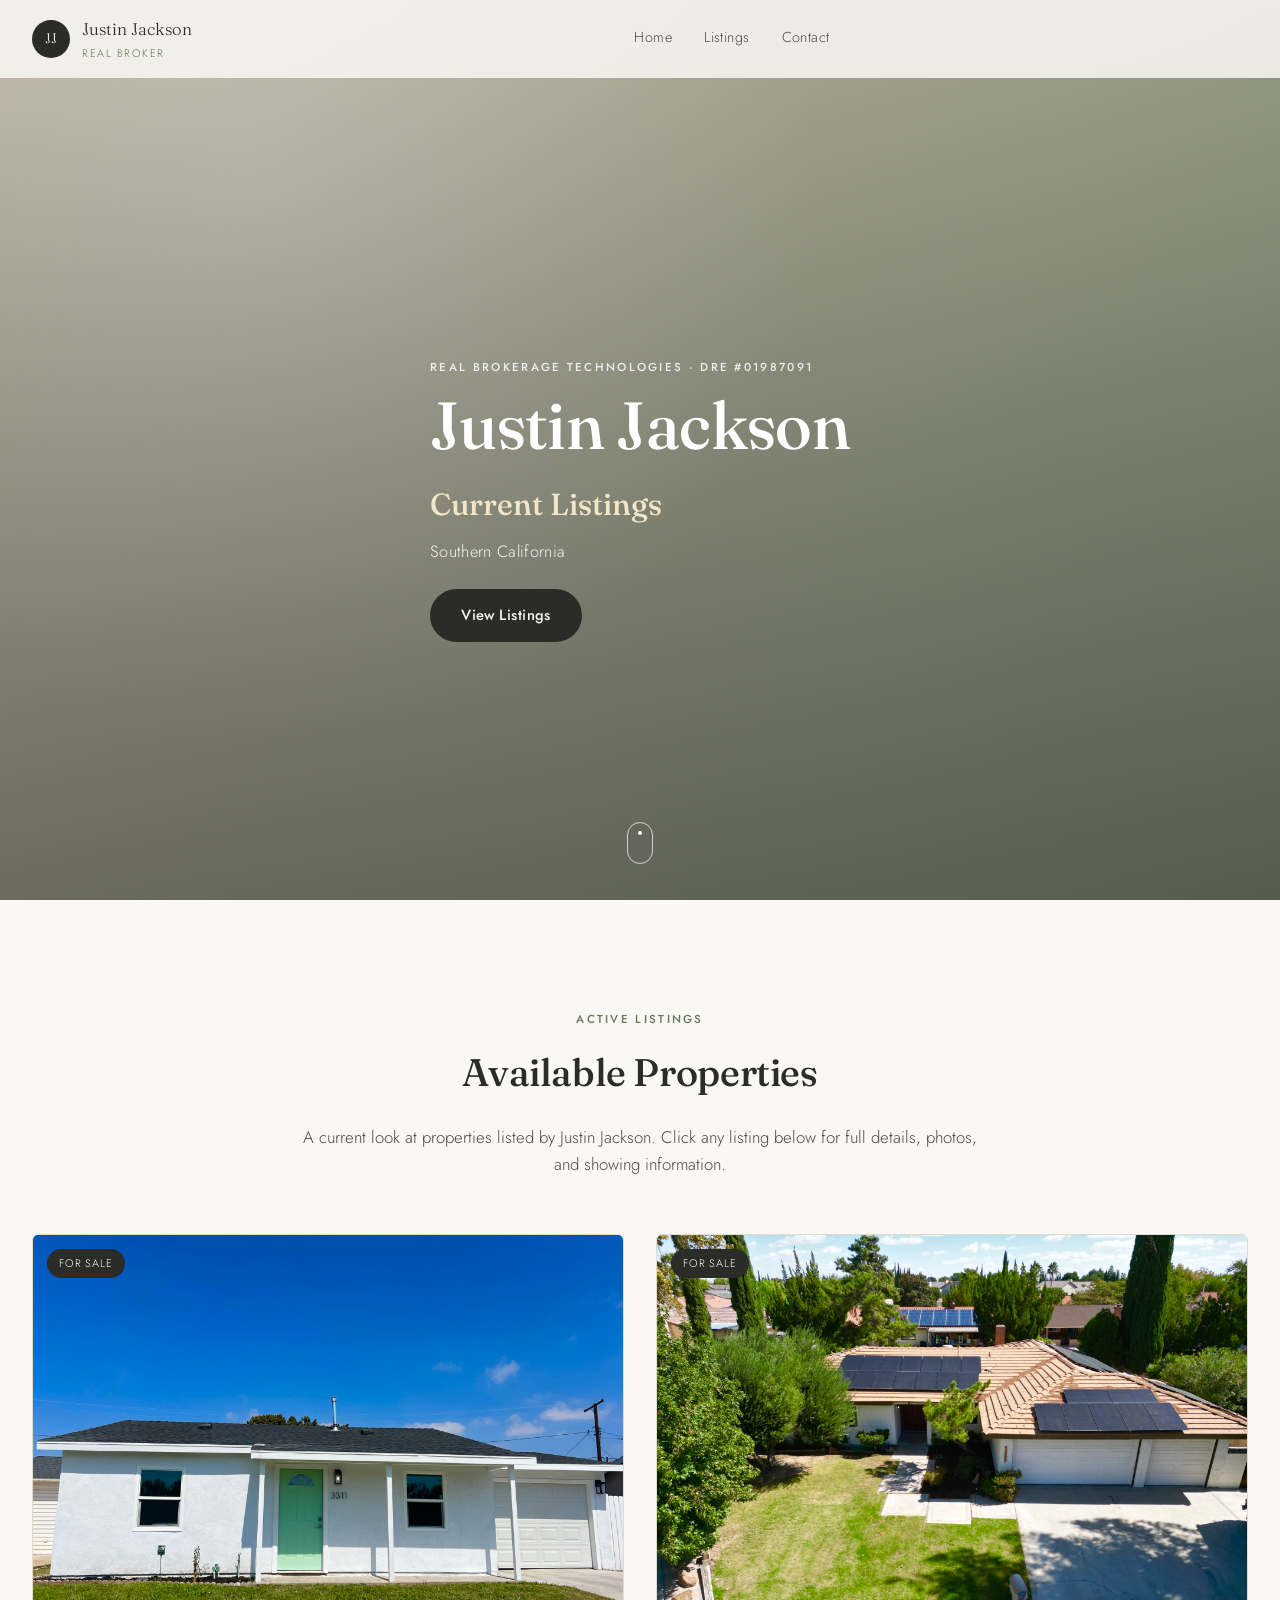
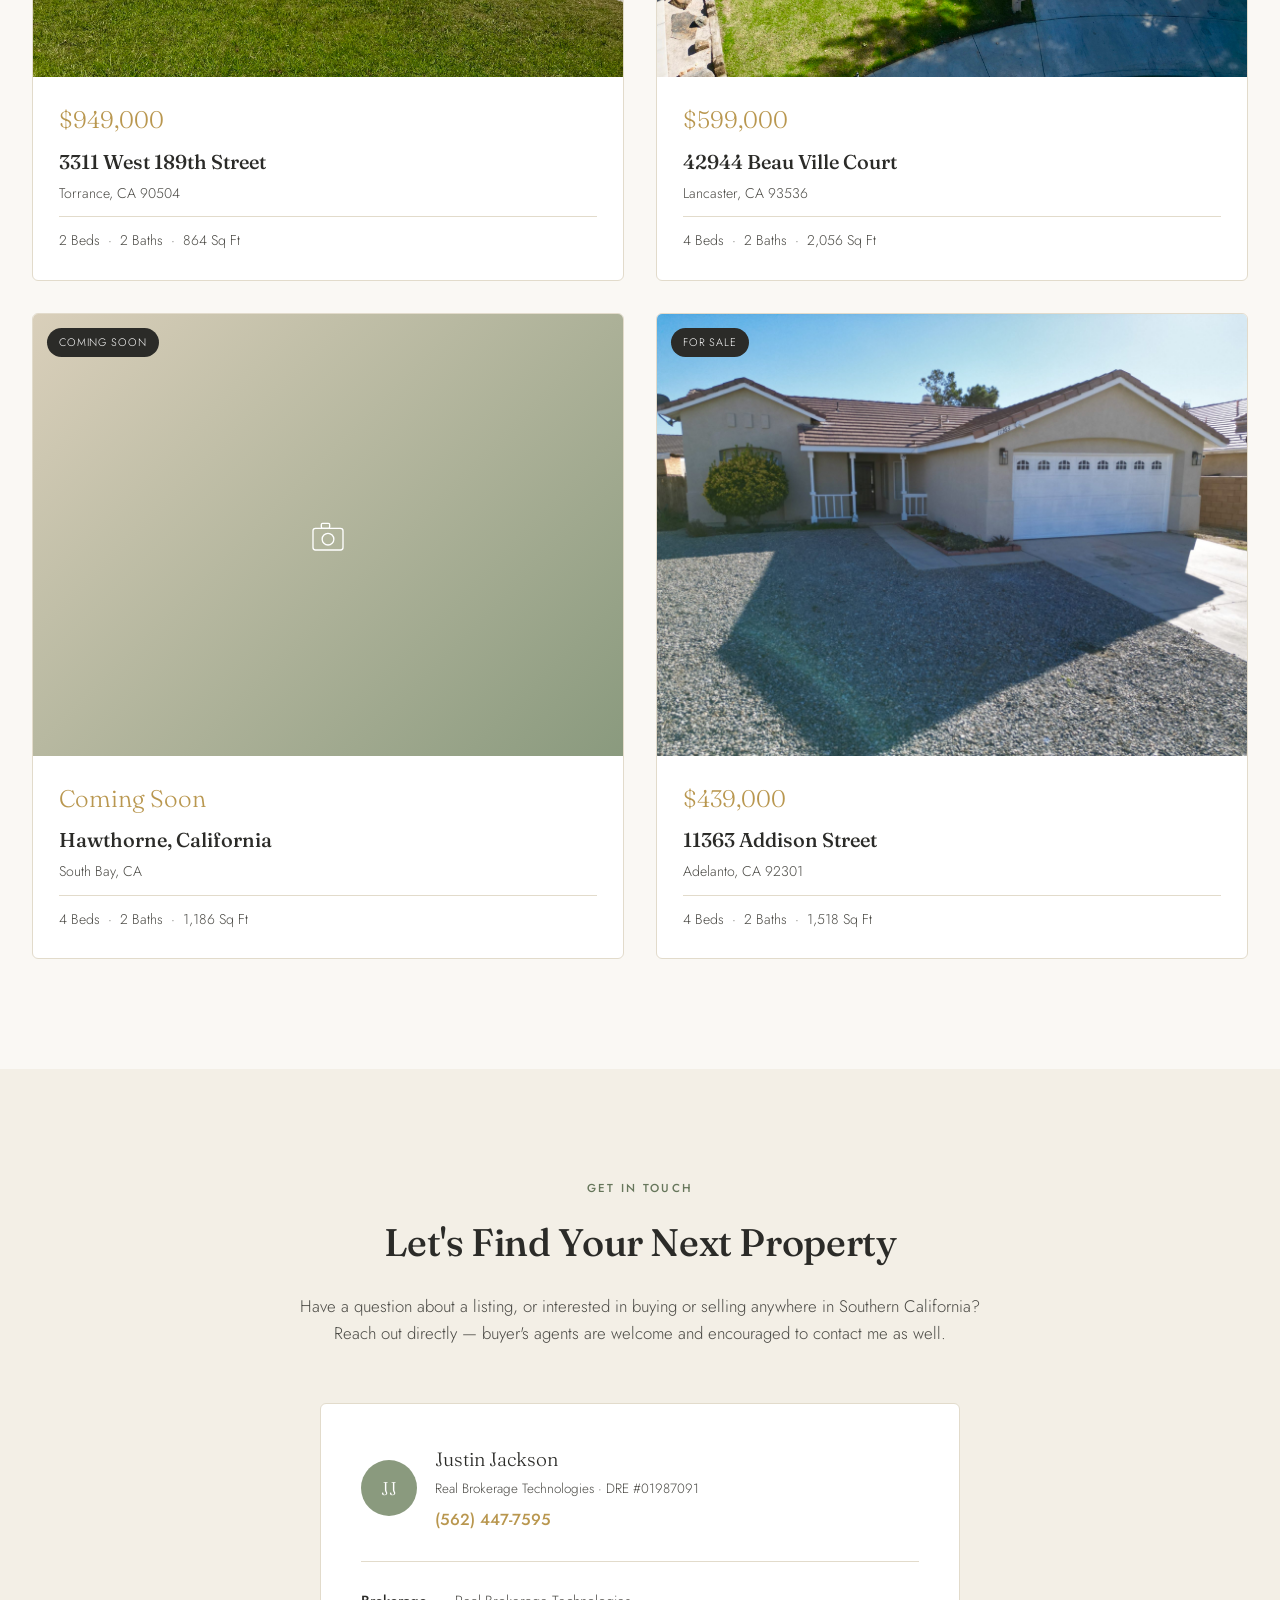
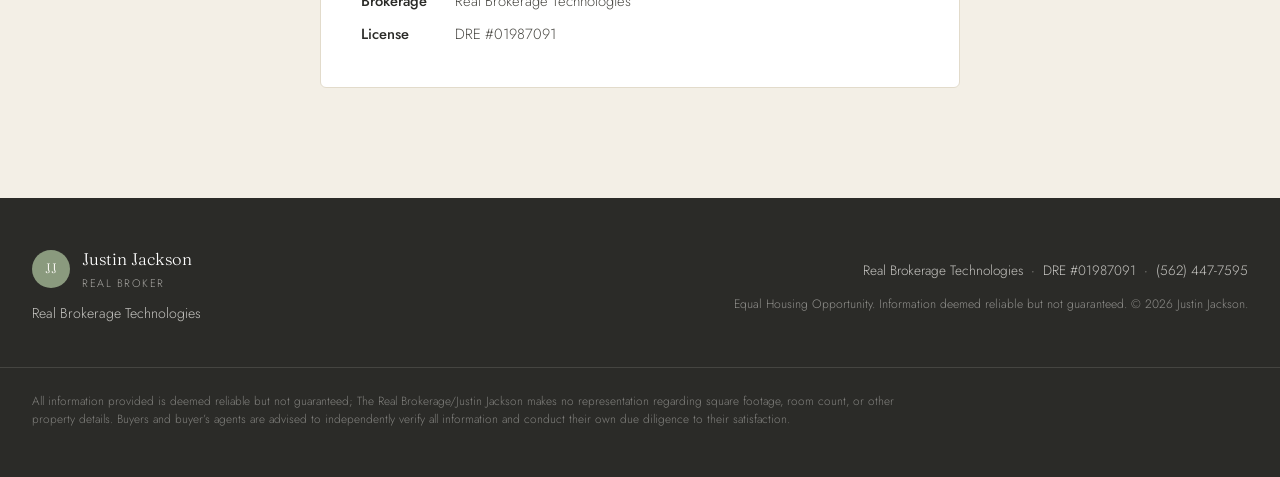
<file: index.html>
<!DOCTYPE html>
<html lang="en">
<head>
<meta charset="UTF-8">
<meta name="viewport" content="width=device-width, initial-scale=1.0">
<title>Justin Jackson | Real Brokerage Technologies — Current Listings</title>
<meta name="description" content="Current real estate listings from Justin Jackson, Real Brokerage Technologies, DRE #01987091.">
<link rel="preconnect" href="https://fonts.googleapis.com">
<link rel="preconnect" href="https://fonts.gstatic.com" crossorigin>
<link href="https://fonts.googleapis.com/css2?family=Fraunces:ital,opsz,wght@0,9..144,300;0,9..144,400;0,9..144,500;0,9..144,600;1,9..144,400&family=Jost:wght@300;400;500;600&display=swap" rel="stylesheet">
<link rel="stylesheet" href="css/styles.css">
</head>
<body>

<header class="site-header" id="site-header">
  <div class="container header-inner">
    <a href="#top" class="brand">
      <span class="brand-mark">JJ</span>
      <span class="brand-text">Justin Jackson <em>Real Broker</em></span>
    </a>
    <nav class="main-nav" id="main-nav">
      <a href="#top">Home</a>
      <a href="#listings">Listings</a>
      <a href="#contact">Contact</a>
    </nav>
    <a href="#contact" class="btn btn-primary btn-nav">Get In Touch</a>
    <button class="nav-toggle" id="nav-toggle" aria-label="Toggle navigation" aria-expanded="false">
      <span></span><span></span><span></span>
    </button>
  </div>
</header>

<main>

  <section class="hero portfolio-hero" id="top">
    <div class="hero-media" aria-hidden="true">
      <div class="hero-placeholder-bg" style="--tile-a:#d9cfba; --tile-b:#8a9a7e;"></div>
    </div>
    <div class="hero-overlay"></div>
    <div class="container hero-content reveal">
      <p class="eyebrow">Real Brokerage Technologies &middot; DRE #01987091</p>
      <h1>Justin Jackson</h1>
      <p class="hero-price portfolio-tagline">Current Listings</p>
      <p class="hero-meta">Southern California</p>
      <div class="hero-actions">
        <a href="#listings" class="btn btn-primary">View Listings</a>
      </div>
    </div>
    <a href="#listings" class="scroll-cue" aria-label="Scroll to listings">
      <span></span>
    </a>
  </section>

  <section class="section" id="listings">
    <div class="container">
      <p class="eyebrow center">Active Listings</p>
      <h2 class="section-title center">Available Properties</h2>
      <p class="section-lede reveal">
        A current look at properties listed by Justin Jackson. Click any listing below for full
        details, photos, and showing information.
      </p>

      <div class="listings-grid reveal">
        <a class="listing-card" href="listings/3311-w-189th-street/index.html">
          <div class="listing-card-media">
            <img src="listings/3311-w-189th-street/images/hero-exterior.jpg" alt="3311 West 189th Street, Torrance, CA" loading="lazy">
            <span class="listing-card-status">For Sale</span>
          </div>
          <div class="listing-card-body">
            <p class="listing-card-price">$949,000</p>
            <h3 class="listing-card-address">3311 West 189th Street</h3>
            <p class="listing-card-city">Torrance, CA 90504</p>
            <p class="listing-card-meta">2 Beds &nbsp;·&nbsp; 2 Baths &nbsp;·&nbsp; 864 Sq Ft</p>
          </div>
        </a>

        <a class="listing-card" href="listings/42944-beau-ville-ct/index.html">
          <div class="listing-card-media">
            <img src="listings/42944-beau-ville-ct/images/hero-exterior.jpg" alt="42944 Beau Ville Court, Lancaster, CA" loading="lazy">
            <span class="listing-card-status">For Sale</span>
          </div>
          <div class="listing-card-body">
            <p class="listing-card-price">$599,000</p>
            <h3 class="listing-card-address">42944 Beau Ville Court</h3>
            <p class="listing-card-city">Lancaster, CA 93536</p>
            <p class="listing-card-meta">4 Beds &nbsp;·&nbsp; 2 Baths &nbsp;·&nbsp; 2,056 Sq Ft</p>
          </div>
        </a>

        <a class="listing-card" href="listings/hawthorne-coming-soon/index.html">
          <div class="listing-card-media">
            <div class="listing-card-media-placeholder" style="--tile-a:#d9cfba; --tile-b:#8a9a7e;">
              <svg class="coming-soon-icon" viewBox="0 0 48 48" fill="none" aria-hidden="true"><rect x="6" y="16" width="36" height="26" rx="3" stroke="currentColor" stroke-width="1.6"/><circle cx="24" cy="29" r="7" stroke="currentColor" stroke-width="1.6"/><rect x="16" y="10" width="10" height="6" rx="1.5" stroke="currentColor" stroke-width="1.6"/></svg>
            </div>
            <span class="listing-card-status">Coming Soon</span>
          </div>
          <div class="listing-card-body">
            <p class="listing-card-price">Coming Soon</p>
            <h3 class="listing-card-address">Hawthorne, California</h3>
            <p class="listing-card-city">South Bay, CA</p>
            <p class="listing-card-meta">4 Beds &nbsp;·&nbsp; 2 Baths &nbsp;·&nbsp; 1,186 Sq Ft</p>
          </div>
        </a>

        <a class="listing-card" href="listings/11363-addison-st/index.html">
          <div class="listing-card-media">
            <img src="listings/11363-addison-st/images/hero-exterior.jpg" alt="11363 Addison Street, Adelanto, CA" loading="lazy">
            <span class="listing-card-status">For Sale</span>
          </div>
          <div class="listing-card-body">
            <p class="listing-card-price">$439,000</p>
            <h3 class="listing-card-address">11363 Addison Street</h3>
            <p class="listing-card-city">Adelanto, CA 92301</p>
            <p class="listing-card-meta">4 Beds &nbsp;·&nbsp; 2 Baths &nbsp;·&nbsp; 1,518 Sq Ft</p>
          </div>
        </a>
      </div>
    </div>
  </section>

  <section class="section section-alt" id="contact">
    <div class="container">
      <p class="eyebrow center">Get In Touch</p>
      <h2 class="section-title center">Let's Find Your Next Property</h2>
      <p class="section-lede reveal">
        Have a question about a listing, or interested in buying or selling anywhere in
        Southern California? Reach out directly — buyer's agents are welcome and encouraged to
        contact me as well.
      </p>

      <div class="contact-card reveal">
        <div class="agent-card">
          <div class="agent-avatar" aria-hidden="true">JJ</div>
          <div>
            <div class="agent-name">Justin Jackson</div>
            <div class="agent-title">Real Brokerage Technologies · DRE #01987091</div>
            <a class="agent-phone" href="tel:+15624477595">(562) 447-7595</a>
          </div>
        </div>

        <ul class="contact-meta">
          <li><strong>Brokerage</strong> Real Brokerage Technologies</li>
          <li><strong>License</strong> DRE #01987091</li>
        </ul>
      </div>
    </div>
  </section>

</main>

<footer class="site-footer">
  <div class="container footer-inner">
    <div>
      <div class="brand footer-brand">
        <span class="brand-mark">JJ</span>
        <span class="brand-text">Justin Jackson <em>Real Broker</em></span>
      </div>
      <p class="footer-address">Real Brokerage Technologies</p>
    </div>
    <div class="footer-compliance">
      <p>Real Brokerage Technologies &nbsp;·&nbsp; DRE #01987091 &nbsp;·&nbsp; (562) 447-7595</p>
      <p class="footer-legal">Equal Housing Opportunity. Information deemed reliable but not guaranteed. &copy; <span id="year"></span> Justin Jackson.</p>
    </div>
  </div>
  <div class="footer-disclaimer">
    <div class="container">
      <p>All information provided is deemed reliable but not guaranteed; The Real Brokerage/Justin Jackson makes no representation regarding square footage, room count, or other property details. Buyers and buyer&rsquo;s agents are advised to independently verify all information and conduct their own due diligence to their satisfaction.</p>
    </div>
  </div>
</footer>

<script src="js/main.js"></script>
</body>
</html>
</file>
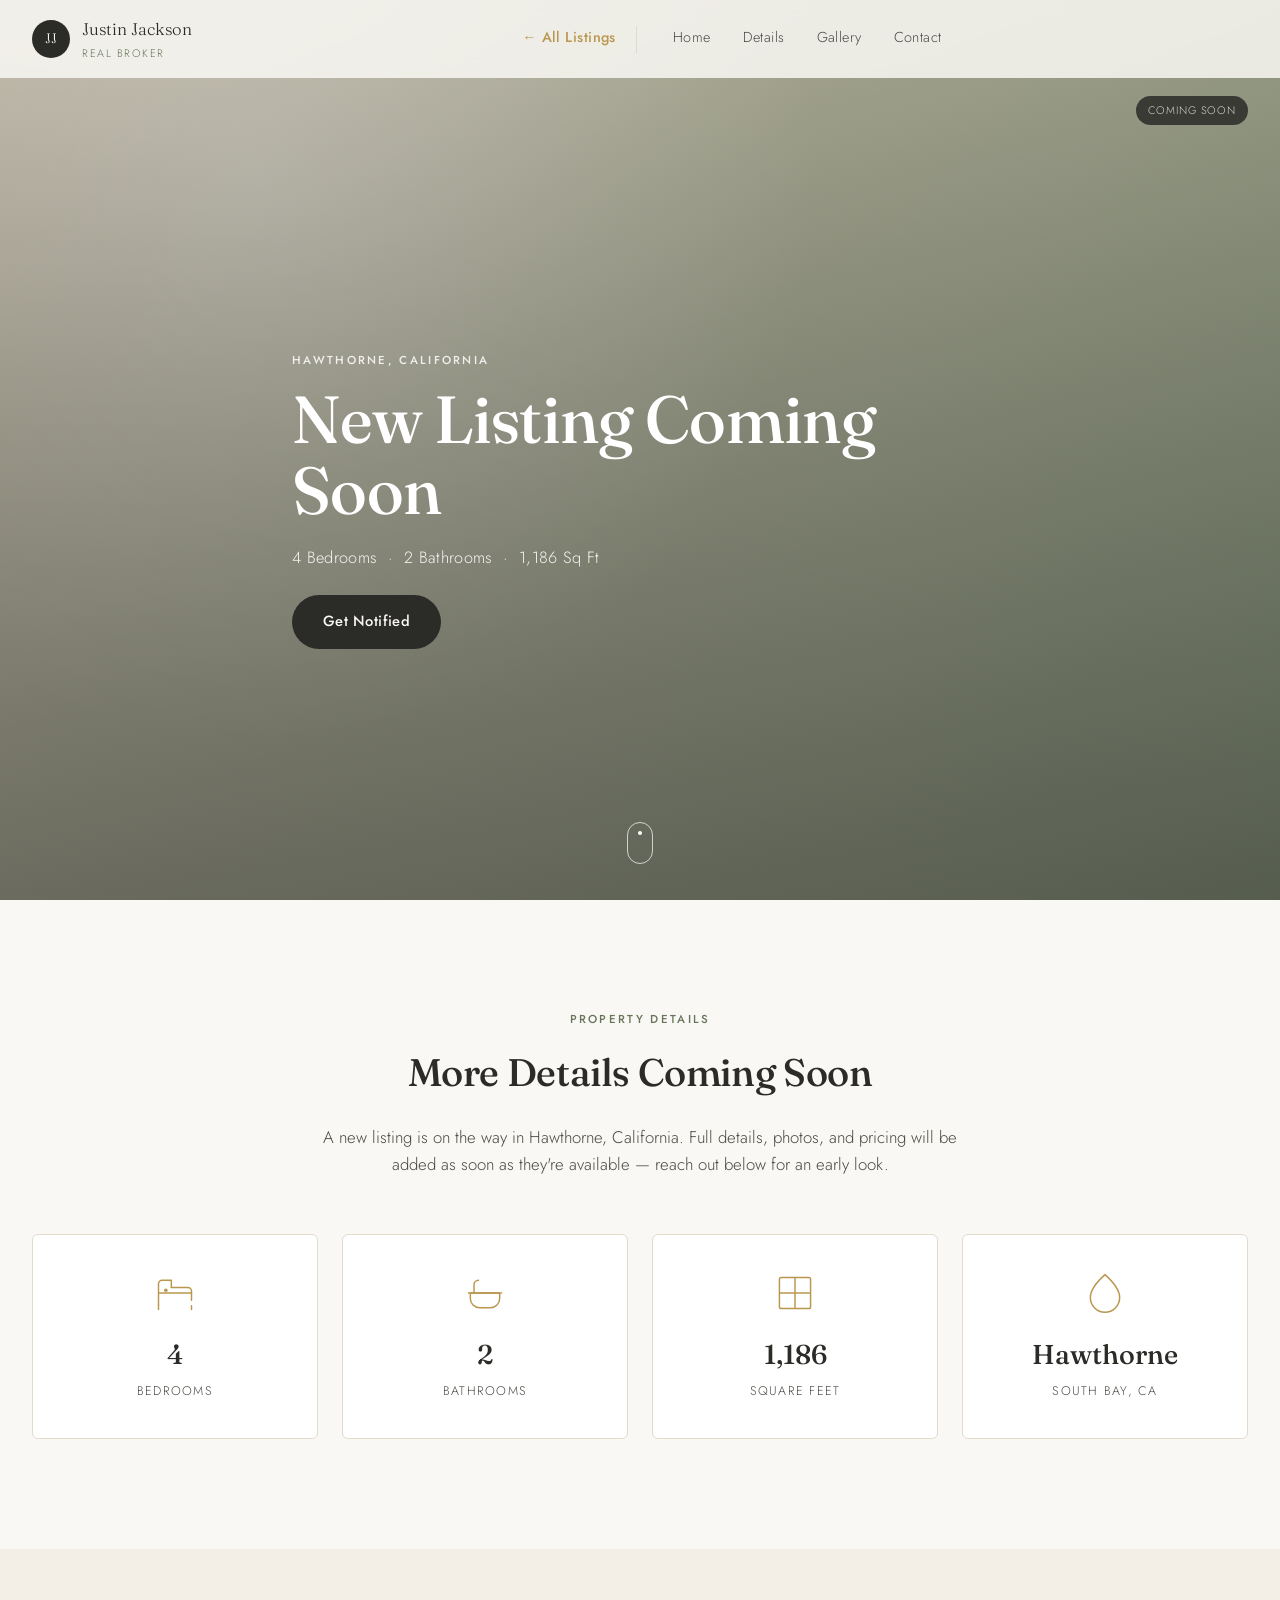
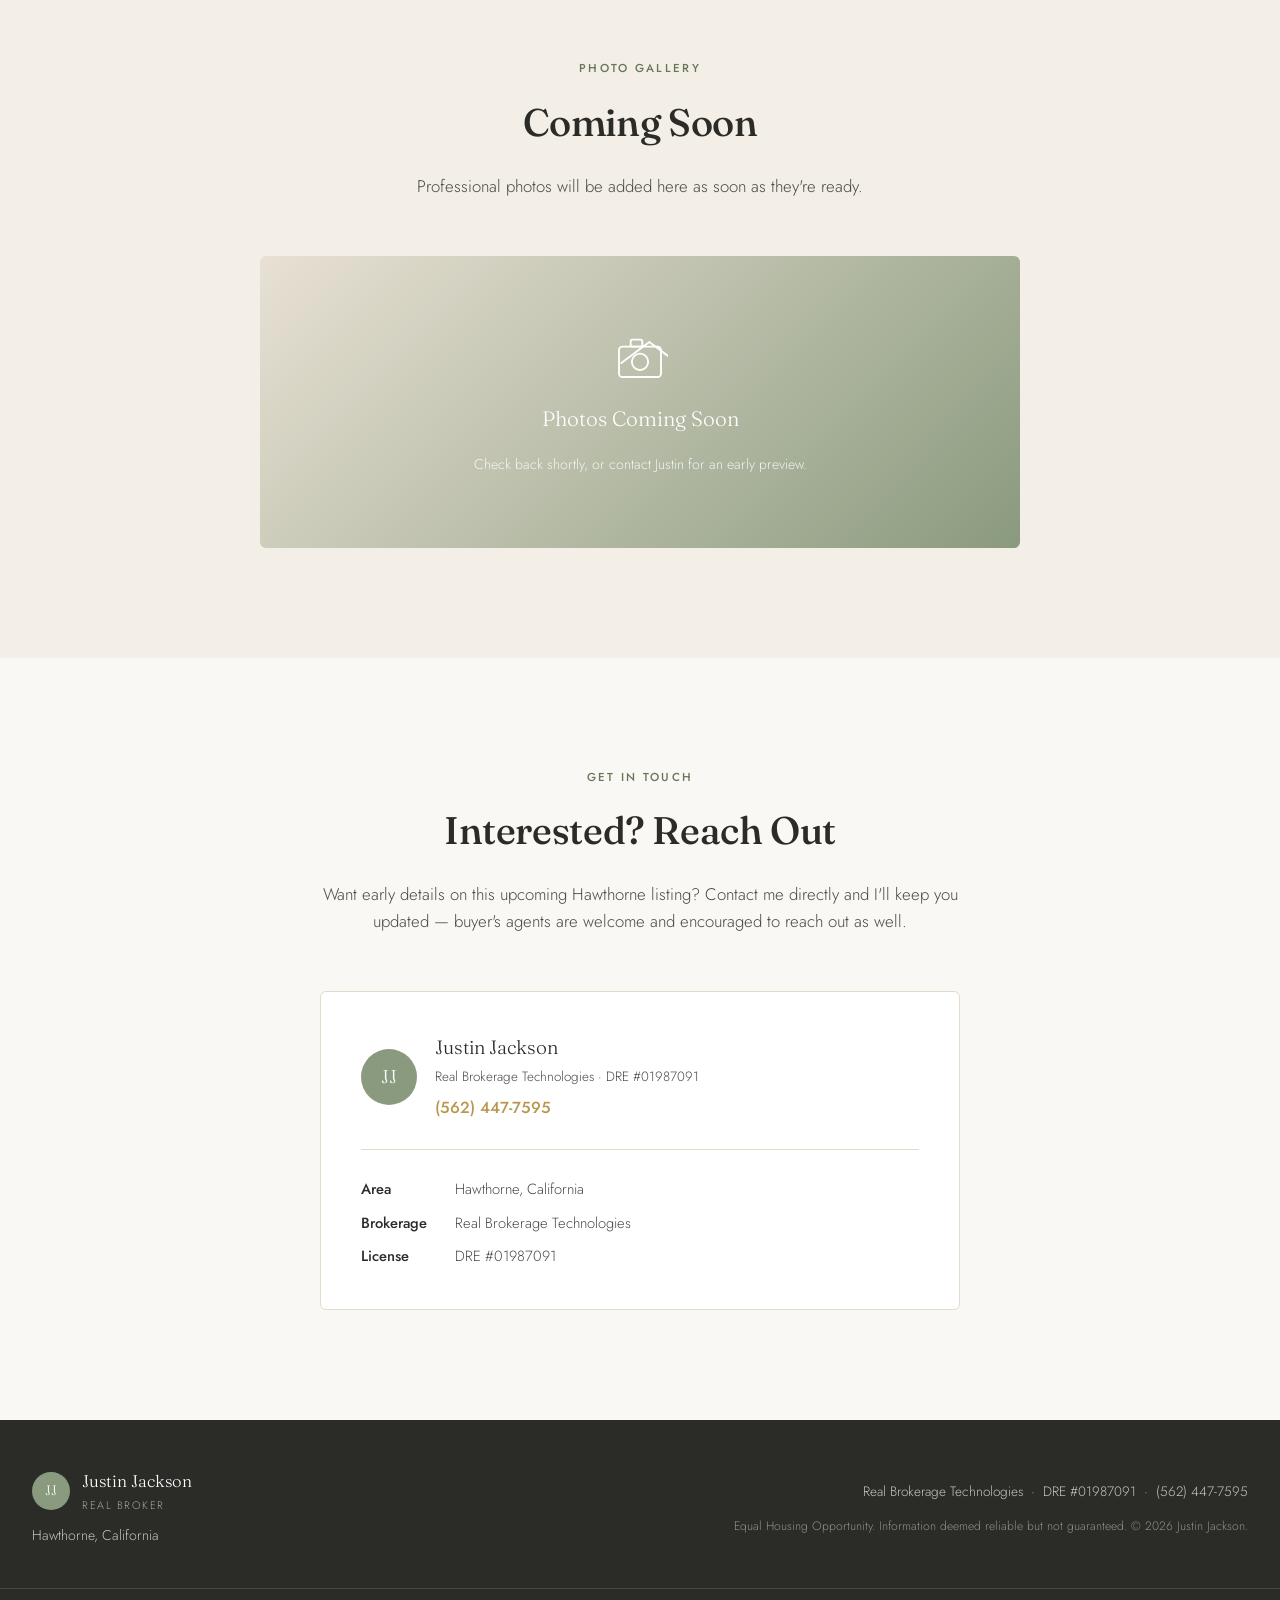
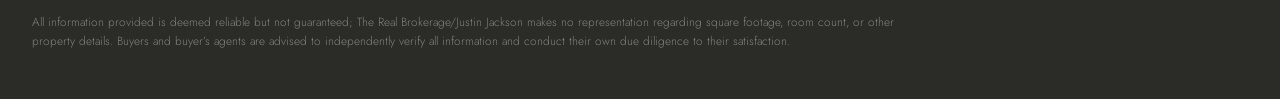
<file: listings/hawthorne-coming-soon/index.html>
<!DOCTYPE html>
<html lang="en">
<head>
<meta charset="UTF-8">
<meta name="viewport" content="width=device-width, initial-scale=1.0">
<title>New Listing Coming Soon — Hawthorne, CA | Justin Jackson, Real Broker</title>
<meta name="description" content="A new listing is coming soon in Hawthorne, CA — 4 bed, 2 bath, approximately 1,186 sq ft. Contact Justin Jackson for early details.">
<link rel="preconnect" href="https://fonts.googleapis.com">
<link rel="preconnect" href="https://fonts.gstatic.com" crossorigin>
<link href="https://fonts.googleapis.com/css2?family=Fraunces:ital,opsz,wght@0,9..144,300;0,9..144,400;0,9..144,500;0,9..144,600;1,9..144,400&family=Jost:wght@300;400;500;600&display=swap" rel="stylesheet">
<link rel="stylesheet" href="../../css/styles.css">
</head>
<body>

<header class="site-header" id="site-header">
  <div class="container header-inner">
    <a href="#top" class="brand">
      <span class="brand-mark">JJ</span>
      <span class="brand-text">Justin Jackson <em>Real Broker</em></span>
    </a>
    <nav class="main-nav" id="main-nav">
      <a href="../../index.html" class="all-listings-link">&larr; All Listings</a>
      <a href="#top">Home</a>
      <a href="#features">Details</a>
      <a href="#gallery">Gallery</a>
      <a href="#contact">Contact</a>
    </nav>
    <a href="#contact" class="btn btn-primary btn-nav">Get In Touch</a>
    <button class="nav-toggle" id="nav-toggle" aria-label="Toggle navigation" aria-expanded="false">
      <span></span><span></span><span></span>
    </button>
  </div>
</header>

<main>

  <section class="hero" id="top">
    <div class="hero-media" aria-hidden="true">
      <div class="hero-placeholder-bg" style="--tile-a:#d9cfba; --tile-b:#8a9a7e;">
        <span class="placeholder-badge hero-placeholder-badge">Coming Soon</span>
      </div>
    </div>
    <div class="hero-overlay"></div>
    <div class="container hero-content reveal">
      <p class="eyebrow">Hawthorne, California</p>
      <h1>New Listing Coming Soon</h1>
      <p class="hero-meta">4 Bedrooms &nbsp;·&nbsp; 2 Bathrooms &nbsp;·&nbsp; 1,186 Sq&nbsp;Ft</p>
      <div class="hero-actions">
        <a href="#contact" class="btn btn-primary">Get Notified</a>
      </div>
    </div>
    <a href="#features" class="scroll-cue" aria-label="Scroll to details">
      <span></span>
    </a>
  </section>

  <section class="section" id="features">
    <div class="container">
      <p class="eyebrow center">Property Details</p>
      <h2 class="section-title center">More Details Coming Soon</h2>
      <p class="section-lede reveal">
        A new listing is on the way in Hawthorne, California. Full details, photos, and pricing
        will be added as soon as they're available — reach out below for an early look.
      </p>

      <div class="stat-grid reveal">
        <div class="stat-card">
          <div class="stat-icon" aria-hidden="true">
            <svg viewBox="0 0 48 48" fill="none"><path d="M6 24V38M6 24h36M6 24V14a4 4 0 014-4h10v8" stroke="currentColor" stroke-width="1.6" stroke-linecap="round" stroke-linejoin="round"/><path d="M20 18h18a4 4 0 014 4v10M6 38v4M42 38v4" stroke="currentColor" stroke-width="1.6" stroke-linecap="round" stroke-linejoin="round"/><circle cx="14" cy="21" r="2" fill="currentColor"/></svg>
          </div>
          <div class="stat-value">4</div>
          <div class="stat-label">Bedrooms</div>
        </div>
        <div class="stat-card">
          <div class="stat-icon" aria-hidden="true">
            <svg viewBox="0 0 48 48" fill="none"><path d="M8 24h32v6a10 10 0 01-10 10H18A10 10 0 018 30v-6z" stroke="currentColor" stroke-width="1.6" stroke-linejoin="round"/><path d="M12 24v-9a5 5 0 015-5" stroke="currentColor" stroke-width="1.6" stroke-linecap="round"/><path d="M6 24h36" stroke="currentColor" stroke-width="1.6" stroke-linecap="round"/></svg>
          </div>
          <div class="stat-value">2</div>
          <div class="stat-label">Bathrooms</div>
        </div>
        <div class="stat-card">
          <div class="stat-icon" aria-hidden="true">
            <svg viewBox="0 0 48 48" fill="none"><rect x="7" y="7" width="34" height="34" rx="2" stroke="currentColor" stroke-width="1.6"/><path d="M7 24h34M24 7v34" stroke="currentColor" stroke-width="1.6"/></svg>
          </div>
          <div class="stat-value">1,186</div>
          <div class="stat-label">Square Feet</div>
        </div>
        <div class="stat-card">
          <div class="stat-icon" aria-hidden="true">
            <svg viewBox="0 0 48 48" fill="none"><path d="M24 4C15 12 8 20.5 8 29a16 16 0 0032 0c0-8.5-7-17-16-25z" stroke="currentColor" stroke-width="1.6" stroke-linejoin="round"/></svg>
          </div>
          <div class="stat-value">Hawthorne</div>
          <div class="stat-label">South Bay, CA</div>
        </div>
      </div>
    </div>
  </section>

  <section class="section section-alt" id="gallery">
    <div class="container">
      <p class="eyebrow center">Photo Gallery</p>
      <h2 class="section-title center">Coming Soon</h2>
      <p class="section-lede reveal">
        Professional photos will be added here as soon as they're ready.
      </p>

      <div class="coming-soon-panel reveal">
        <svg class="coming-soon-icon" viewBox="0 0 48 48" fill="none" aria-hidden="true"><path d="M8 30L32 12l24 18" stroke="currentColor" stroke-width="1.6" stroke-linecap="round" stroke-linejoin="round" transform="translate(0,0)"/><rect x="6" y="16" width="36" height="26" rx="3" stroke="currentColor" stroke-width="1.6"/><circle cx="24" cy="29" r="7" stroke="currentColor" stroke-width="1.6"/><rect x="16" y="10" width="10" height="6" rx="1.5" stroke="currentColor" stroke-width="1.6"/></svg>
        <p class="coming-soon-text">Photos Coming Soon</p>
        <p class="coming-soon-subtext">Check back shortly, or contact Justin for an early preview.</p>
      </div>
    </div>
  </section>

  <section class="section" id="contact">
    <div class="container">
      <p class="eyebrow center">Get In Touch</p>
      <h2 class="section-title center">Interested? Reach Out</h2>
      <p class="section-lede reveal">
        Want early details on this upcoming Hawthorne listing? Contact me directly and I'll keep
        you updated — buyer's agents are welcome and encouraged to reach out as well.
      </p>

      <div class="contact-card reveal">
        <div class="agent-card">
          <div class="agent-avatar" aria-hidden="true">JJ</div>
          <div>
            <div class="agent-name">Justin Jackson</div>
            <div class="agent-title">Real Brokerage Technologies · DRE #01987091</div>
            <a class="agent-phone" href="tel:+15624477595">(562) 447-7595</a>
          </div>
        </div>

        <ul class="contact-meta">
          <li><strong>Area</strong> Hawthorne, California</li>
          <li><strong>Brokerage</strong> Real Brokerage Technologies</li>
          <li><strong>License</strong> DRE #01987091</li>
        </ul>
      </div>
    </div>
  </section>

</main>

<footer class="site-footer">
  <div class="container footer-inner">
    <div>
      <div class="brand footer-brand">
        <span class="brand-mark">JJ</span>
        <span class="brand-text">Justin Jackson <em>Real Broker</em></span>
      </div>
      <p class="footer-address">Hawthorne, California</p>
    </div>
    <div class="footer-compliance">
      <p>Real Brokerage Technologies &nbsp;·&nbsp; DRE #01987091 &nbsp;·&nbsp; (562) 447-7595</p>
      <p class="footer-legal">Equal Housing Opportunity. Information deemed reliable but not guaranteed. &copy; <span id="year"></span> Justin Jackson.</p>
    </div>
  </div>
  <div class="footer-disclaimer">
    <div class="container">
      <p>All information provided is deemed reliable but not guaranteed; The Real Brokerage/Justin Jackson makes no representation regarding square footage, room count, or other property details. Buyers and buyer&rsquo;s agents are advised to independently verify all information and conduct their own due diligence to their satisfaction.</p>
    </div>
  </div>
</footer>

<script src="../../js/main.js"></script>
</body>
</html>
</file>
<file: css/styles.css>
/* ===========================================================
   3311 West 189th Street — Listing Landing Page
   Coastal / California palette: warm white, sand, sage, charcoal, soft gold
   =========================================================== */

:root {
  --color-bg: #faf8f4;
  --color-bg-alt: #f3efe6;
  --color-sand: #e8e1d4;
  --color-sand-dark: #d9cfba;
  --color-sage: #8a9a7e;
  --color-sage-dark: #66765b;
  --color-charcoal: #2b2b28;
  --color-charcoal-soft: #4a4944;
  --color-gold: #b9974f;
  --color-white: #ffffff;
  --color-border: #e2dbcb;

  --font-display: "Fraunces", Georgia, serif;
  --font-body: "Jost", -apple-system, BlinkMacSystemFont, "Segoe UI", sans-serif;

  --max-width: 1400px;
  --radius: 6px;
  --shadow-soft: 0 10px 40px rgba(43, 43, 40, 0.08);
  --shadow-med: 0 20px 60px rgba(43, 43, 40, 0.14);
  --transition: 0.35s cubic-bezier(0.22, 1, 0.36, 1);
}

* { box-sizing: border-box; }

html { scroll-behavior: smooth; }

body {
  margin: 0;
  font-family: var(--font-body);
  color: var(--color-charcoal);
  background: var(--color-bg);
  font-weight: 300;
  line-height: 1.6;
  -webkit-font-smoothing: antialiased;
}

img { max-width: 100%; display: block; }

a { color: inherit; text-decoration: none; }

.container {
  max-width: var(--max-width);
  margin: 0 auto;
  padding: 0 32px;
}

.eyebrow {
  font-family: var(--font-body);
  letter-spacing: 0.2em;
  text-transform: uppercase;
  font-size: 0.72rem;
  color: var(--color-sage-dark);
  font-weight: 500;
  margin: 0 0 14px;
}
.eyebrow.center { text-align: center; }

.section-title {
  font-family: var(--font-display);
  font-weight: 500;
  font-size: clamp(1.9rem, 3vw, 2.6rem);
  margin: 0 0 20px;
  color: var(--color-charcoal);
  letter-spacing: -0.01em;
}
.section-title.center { text-align: center; }

.section-lede {
  max-width: 680px;
  margin: 0 auto 56px;
  text-align: center;
  color: var(--color-charcoal-soft);
  font-size: 1.05rem;
}
.section-lede.left { margin: 0 0 32px; text-align: left; }

.property-description {
  max-width: 760px;
  margin: 0 auto 56px;
  color: var(--color-charcoal-soft);
  font-size: 1.05rem;
  line-height: 1.75;
}
.property-description p {
  margin: 0 0 22px;
}
.property-description p:last-child {
  margin-bottom: 0;
}

code {
  background: var(--color-sand);
  padding: 2px 6px;
  border-radius: 4px;
  font-size: 0.9em;
}

/* ---------- Buttons ---------- */

.btn {
  display: inline-flex;
  align-items: center;
  justify-content: center;
  gap: 8px;
  padding: 14px 30px;
  border-radius: 999px;
  font-family: var(--font-body);
  font-size: 0.92rem;
  font-weight: 500;
  letter-spacing: 0.03em;
  border: 1px solid transparent;
  cursor: pointer;
  transition: transform var(--transition), box-shadow var(--transition), background var(--transition), color var(--transition);
  white-space: nowrap;
}
.btn-primary {
  background: var(--color-charcoal);
  color: var(--color-bg);
}
.btn-primary:hover {
  background: var(--color-sage-dark);
  transform: translateY(-2px);
  box-shadow: var(--shadow-soft);
}
.btn-ghost {
  background: transparent;
  color: var(--color-charcoal);
  border-color: var(--color-charcoal);
}
.btn-ghost:hover {
  background: var(--color-charcoal);
  color: var(--color-bg);
  transform: translateY(-2px);
}
.btn-block { width: 100%; }
.btn-nav { display: none; }

/* ---------- Header ---------- */

.site-header {
  position: fixed;
  top: 0; left: 0; right: 0;
  z-index: 100;
  background: rgba(250, 248, 244, 0.85);
  backdrop-filter: blur(10px);
  -webkit-backdrop-filter: blur(10px);
  transition: box-shadow var(--transition), background var(--transition);
  /* Isolates the blurred fixed header on its own compositing layer — without
     this, Safari can fail to repaint the page below it during fast scroll
     (a known backdrop-filter + position:fixed bug), making content flash blank. */
  transform: translateZ(0);
  -webkit-transform: translateZ(0);
  will-change: transform;
}
.site-header.scrolled {
  box-shadow: 0 2px 20px rgba(43, 43, 40, 0.08);
}

.header-inner {
  display: flex;
  align-items: center;
  justify-content: space-between;
  padding-top: 16px;
  padding-bottom: 16px;
  gap: 24px;
}

.brand {
  display: flex;
  align-items: center;
  gap: 12px;
  font-family: var(--font-display);
}
.brand-mark {
  display: inline-flex;
  align-items: center;
  justify-content: center;
  width: 38px;
  height: 38px;
  border-radius: 50%;
  background: var(--color-charcoal);
  color: var(--color-bg);
  font-size: 0.85rem;
  letter-spacing: 0.02em;
  flex-shrink: 0;
}
.brand-text {
  font-size: 1.05rem;
  color: var(--color-charcoal);
}
.brand-text em {
  display: block;
  font-style: normal;
  font-family: var(--font-body);
  font-size: 0.68rem;
  letter-spacing: 0.14em;
  text-transform: uppercase;
  color: var(--color-sage-dark);
  margin-top: 2px;
}

.main-nav {
  display: flex;
  gap: 32px;
  margin: 0 auto;
}
.main-nav a {
  font-size: 0.9rem;
  letter-spacing: 0.03em;
  color: var(--color-charcoal-soft);
  position: relative;
  padding-bottom: 4px;
}
.main-nav a::after {
  content: "";
  position: absolute;
  left: 0; right: 0; bottom: 0;
  height: 1px;
  background: var(--color-gold);
  transform: scaleX(0);
  transform-origin: right;
  transition: transform var(--transition);
}
.main-nav a:hover { color: var(--color-charcoal); }
.main-nav a:hover::after { transform: scaleX(1); transform-origin: left; }

.all-listings-link {
  color: var(--color-gold) !important;
  font-weight: 500;
  padding-right: 20px;
  margin-right: 4px;
  border-right: 1px solid var(--color-border);
}
.all-listings-link::after { display: none; }
.all-listings-link:hover { color: var(--color-sage-dark) !important; }

.nav-toggle {
  display: none;
  flex-direction: column;
  justify-content: center;
  gap: 5px;
  width: 40px;
  height: 40px;
  background: none;
  border: none;
  cursor: pointer;
  padding: 0;
}
.nav-toggle span {
  display: block;
  height: 1.5px;
  width: 100%;
  background: var(--color-charcoal);
  transition: transform var(--transition), opacity var(--transition);
}
.nav-toggle[aria-expanded="true"] span:nth-child(1) { transform: translateY(6.5px) rotate(45deg); }
.nav-toggle[aria-expanded="true"] span:nth-child(2) { opacity: 0; }
.nav-toggle[aria-expanded="true"] span:nth-child(3) { transform: translateY(-6.5px) rotate(-45deg); }

/* ---------- Hero ---------- */

.hero {
  position: relative;
  min-height: 100vh;
  display: flex;
  align-items: center;
  overflow: hidden;
}

.hero-media {
  position: absolute;
  inset: 0;
  z-index: 0;
}
.hero-photo {
  width: 100%;
  height: 100%;
  object-fit: cover;
  object-position: center 35%;
}

/* Hero placeholder — used when no real hero photo exists yet */
.hero-placeholder-bg {
  position: relative;
  width: 100%;
  height: 100%;
  background:
    radial-gradient(circle at 20% 20%, rgba(255,255,255,0.35), transparent 45%),
    linear-gradient(135deg, var(--tile-a, #d9cfba) 0%, var(--tile-b, #9fb1a0) 100%);
}
/* Descendant selector — guarantees this wins over the later, equal-specificity
   .placeholder-badge rule regardless of source order (clears the fixed header
   and sits above the dark hero overlay so it stays legible). */
.hero-placeholder-bg .placeholder-badge {
  top: 96px;
  right: 32px;
  z-index: 2;
}

.hero-overlay {
  position: absolute;
  inset: 0;
  background: linear-gradient(180deg, rgba(43,43,40,0.15) 0%, rgba(43,43,40,0.55) 100%);
  z-index: 1;
}

.hero-content {
  position: relative;
  z-index: 2;
  color: var(--color-white);
  max-width: 760px;
  padding-top: 100px;
}
.hero .eyebrow { color: var(--color-white); opacity: 0.85; }
.hero h1 {
  font-family: var(--font-display);
  font-weight: 500;
  font-size: clamp(2.4rem, 5.2vw, 4.2rem);
  line-height: 1.08;
  margin: 0 0 18px;
  letter-spacing: -0.01em;
}
.hero-price {
  font-family: var(--font-display);
  font-size: clamp(1.6rem, 3vw, 2.2rem);
  color: #f2e6c9;
  margin: 0 0 10px;
  font-weight: 500;
}
.hero-meta {
  font-size: 1.02rem;
  opacity: 0.92;
  margin: 0 0 24px;
  letter-spacing: 0.02em;
}
.hero-comp-badge {
  display: inline-flex;
  align-items: center;
  gap: 10px;
  background: var(--color-gold);
  color: var(--color-charcoal);
  font-weight: 500;
  font-size: 0.95rem;
  letter-spacing: 0.02em;
  padding: 11px 22px;
  border-radius: 999px;
  margin: 0 0 32px;
  box-shadow: 0 8px 24px rgba(0, 0, 0, 0.25);
}
.hero-comp-badge svg {
  width: 18px;
  height: 18px;
  flex-shrink: 0;
}
.hero-actions {
  display: flex;
  gap: 18px;
  flex-wrap: wrap;
}
.hero .btn-ghost {
  color: var(--color-white);
  border-color: rgba(255,255,255,0.6);
}
.hero .btn-ghost:hover {
  background: var(--color-white);
  color: var(--color-charcoal);
}

.scroll-cue {
  position: absolute;
  bottom: 36px;
  left: 50%;
  transform: translateX(-50%);
  z-index: 2;
  width: 26px;
  height: 42px;
  border: 1.5px solid rgba(255,255,255,0.7);
  border-radius: 20px;
}
.scroll-cue span {
  position: absolute;
  top: 8px; left: 50%;
  width: 4px; height: 4px;
  margin-left: -2px;
  background: #fff;
  border-radius: 50%;
  animation: scrollcue 1.8s ease-in-out infinite;
}
@keyframes scrollcue {
  0% { opacity: 1; top: 8px; }
  70% { opacity: 0; top: 22px; }
  100% { opacity: 0; top: 22px; }
}

/* ---------- Sections ---------- */

.section {
  padding: 110px 0;
}
.section-alt {
  background: var(--color-bg-alt);
}

/* ---------- Stats / Features ---------- */

.stat-grid {
  display: grid;
  grid-template-columns: repeat(4, 1fr);
  gap: 24px;
}
.stat-card {
  background: var(--color-white);
  border: 1px solid var(--color-border);
  border-radius: var(--radius);
  padding: 36px 24px;
  text-align: center;
  transition: transform var(--transition), box-shadow var(--transition);
}
.stat-card:hover {
  transform: translateY(-4px);
  box-shadow: var(--shadow-soft);
}
.stat-icon {
  width: 44px;
  height: 44px;
  margin: 0 auto 18px;
  color: var(--color-gold);
}
.stat-icon svg { width: 100%; height: 100%; }
.stat-value {
  font-family: var(--font-display);
  font-size: 1.7rem;
  font-weight: 500;
  color: var(--color-charcoal);
}
.stat-label {
  font-size: 0.78rem;
  letter-spacing: 0.1em;
  text-transform: uppercase;
  color: var(--color-charcoal-soft);
  margin-top: 6px;
}

/* ---------- Upgrades ---------- */

.upgrades-grid {
  display: grid;
  grid-template-columns: repeat(auto-fit, minmax(220px, 1fr));
  gap: 40px 32px;
}

.upgrade-category h3 {
  font-family: var(--font-body);
  font-size: 0.78rem;
  letter-spacing: 0.12em;
  text-transform: uppercase;
  color: var(--color-gold);
  font-weight: 500;
  margin: 0 0 16px;
  padding-bottom: 12px;
  border-bottom: 1px solid var(--color-sand-dark);
}

.upgrade-list {
  list-style: none;
  margin: 0;
  padding: 0;
  display: flex;
  flex-direction: column;
  gap: 12px;
}

.upgrade-list li {
  display: flex;
  align-items: flex-start;
  gap: 10px;
  font-size: 0.95rem;
  color: var(--color-charcoal-soft);
  line-height: 1.45;
}

.upgrade-list li::before {
  content: '\2713';
  flex-shrink: 0;
  width: 18px;
  height: 18px;
  margin-top: 1px;
  border-radius: 50%;
  background: var(--color-sage);
  color: var(--color-white);
  font-size: 11px;
  line-height: 18px;
  text-align: center;
}

/* ---------- Gallery ---------- */

.gallery-grid {
  display: grid;
  grid-template-columns: repeat(4, 1fr);
  grid-auto-rows: 260px;
  gap: 18px;
}
.gallery-item {
  position: relative;
  border: none;
  border-radius: var(--radius);
  overflow: hidden;
  cursor: pointer;
  padding: 0;
  background: var(--color-sand);
  transition: transform var(--transition), box-shadow var(--transition);
}
.gallery-item img {
  width: 100%;
  height: 100%;
  object-fit: cover;
  display: block;
  transition: transform var(--transition);
}
.gallery-item:hover {
  transform: translateY(-4px);
  box-shadow: var(--shadow-med);
}
.gallery-item:hover img {
  transform: scale(1.04);
}
.gallery-caption {
  position: absolute;
  left: 0; right: 0; bottom: 0;
  padding: 14px 16px;
  font-size: 0.85rem;
  letter-spacing: 0.03em;
  color: var(--color-white);
  background: linear-gradient(0deg, rgba(0,0,0,0.55), transparent);
  text-align: left;
}

/* Placeholder gallery tiles — used when real photos aren't ready yet */
.gallery-item.is-placeholder {
  background: linear-gradient(135deg, var(--tile-a, #e8e1d4), var(--tile-b, #c9bfa3));
  display: flex;
  align-items: center;
  justify-content: center;
  color: rgba(43, 43, 40, 0.55);
}
.gallery-item.is-placeholder .gallery-icon {
  width: 56px;
  height: 56px;
}
.gallery-item.is-placeholder .gallery-caption {
  color: var(--color-charcoal);
  background: linear-gradient(0deg, rgba(255,255,255,0.55), transparent);
}
.placeholder-badge {
  position: absolute;
  top: 14px;
  right: 14px;
  background: rgba(43, 43, 40, 0.85);
  color: #fff;
  font-size: 0.68rem;
  letter-spacing: 0.08em;
  text-transform: uppercase;
  padding: 6px 12px;
  border-radius: 999px;
}

/* Coming-soon gallery panel — used instead of a full placeholder grid when
   a listing has no address/photos/specifics confirmed yet */
.coming-soon-panel {
  display: flex;
  flex-direction: column;
  align-items: center;
  justify-content: center;
  gap: 18px;
  max-width: 760px;
  margin: 0 auto;
  padding: 72px 32px;
  border-radius: var(--radius);
  background: linear-gradient(135deg, var(--color-sand), var(--color-sage));
  text-align: center;
}
.coming-soon-icon {
  width: 56px;
  height: 56px;
  color: var(--color-white);
  animation: coming-soon-pulse 2.4s ease-in-out infinite;
}
@keyframes coming-soon-pulse {
  0%, 100% { opacity: 0.55; transform: scale(1); }
  50% { opacity: 1; transform: scale(1.08); }
}
.coming-soon-text {
  font-family: var(--font-display);
  font-size: 1.3rem;
  color: var(--color-white);
  margin: 0;
}
.coming-soon-subtext {
  font-size: 0.88rem;
  color: rgba(255, 255, 255, 0.85);
  margin: 0;
}

/* ---------- Virtual Tour ---------- */

.tour-embed {
  position: relative;
  width: 100%;
  max-width: 960px;
  margin: 0 auto 32px;
  aspect-ratio: 16 / 9;
  border-radius: var(--radius);
  overflow: hidden;
  box-shadow: var(--shadow-soft);
  border: 1px solid var(--color-border);
  background: var(--color-sand);
}
.tour-embed iframe {
  width: 100%;
  height: 100%;
  border: 0;
  display: block;
}

.tour-actions {
  text-align: center;
}

/* ---------- Contact ---------- */

.contact-card {
  max-width: 640px;
  margin: 0 auto;
  background: var(--color-white);
  border: 1px solid var(--color-border);
  border-radius: var(--radius);
  padding: 40px;
}

.agent-card {
  display: flex;
  align-items: center;
  gap: 18px;
  padding: 0 0 28px;
  border-bottom: 1px solid var(--color-border);
  margin-bottom: 28px;
}
.agent-avatar {
  width: 56px;
  height: 56px;
  border-radius: 50%;
  background: var(--color-sage);
  color: #fff;
  display: flex;
  align-items: center;
  justify-content: center;
  font-family: var(--font-display);
  font-size: 1.15rem;
  flex-shrink: 0;
}
.agent-name {
  font-family: var(--font-display);
  font-size: 1.2rem;
}
.agent-title {
  font-size: 0.84rem;
  color: var(--color-charcoal-soft);
  margin: 3px 0 8px;
}
.agent-phone {
  font-size: 1rem;
  color: var(--color-gold);
  font-weight: 500;
  border-bottom: 1px solid transparent;
}
.agent-phone:hover { border-color: var(--color-gold); }

.contact-meta {
  list-style: none;
  padding: 0;
  margin: 0;
  display: flex;
  flex-direction: column;
  gap: 10px;
  font-size: 0.92rem;
  color: var(--color-charcoal-soft);
}
.contact-meta strong {
  display: inline-block;
  min-width: 90px;
  color: var(--color-charcoal);
  font-weight: 500;
}

.comp-badge {
  display: flex;
  align-items: center;
  gap: 16px;
  margin-top: 28px;
  padding: 20px 22px;
  background: var(--color-bg-alt);
  border: 1px solid var(--color-sand-dark);
  border-radius: var(--radius);
}
.comp-badge svg {
  width: 32px;
  height: 32px;
  color: var(--color-gold);
  flex-shrink: 0;
}
.comp-badge-value {
  font-family: var(--font-display);
  font-size: 1.1rem;
  color: var(--color-charcoal);
}
.comp-badge-label {
  font-size: 0.76rem;
  letter-spacing: 0.08em;
  text-transform: uppercase;
  color: var(--color-sage-dark);
  margin-top: 3px;
}

.financing-callout {
  display: flex;
  align-items: center;
  gap: 24px;
  max-width: 900px;
  margin: 48px auto 0;
  padding: 28px 32px;
  background: var(--color-white);
  border: 1px solid var(--color-gold);
  border-radius: var(--radius);
  box-shadow: var(--shadow-soft);
  scroll-margin-top: 110px;
}
.financing-callout svg {
  width: 40px;
  height: 40px;
  color: var(--color-gold);
  flex-shrink: 0;
}
.financing-callout-text { flex: 1; }
.financing-callout-title {
  font-family: var(--font-display);
  font-size: 1.35rem;
  color: var(--color-charcoal);
  margin-bottom: 6px;
}
.financing-callout-text p {
  margin: 0;
  color: var(--color-charcoal-soft);
  font-size: 0.95rem;
  line-height: 1.6;
}
.financing-callout .btn { flex-shrink: 0; }
@media (max-width: 720px) {
  .financing-callout {
    flex-direction: column;
    align-items: flex-start;
    padding: 24px;
  }
}

/* ---------- Footer ---------- */

.site-footer {
  background: var(--color-charcoal);
  color: rgba(250, 248, 244, 0.75);
  padding: 48px 0;
}
.footer-inner {
  display: flex;
  justify-content: space-between;
  align-items: flex-start;
  flex-wrap: wrap;
  gap: 24px;
}
.footer-brand .brand-mark { background: var(--color-sage); }
.footer-brand .brand-text { color: #fff; }
.footer-brand .brand-text em { color: rgba(250,248,244,0.6); }
.footer-address {
  margin: 10px 0 0;
  font-size: 0.88rem;
}
.footer-compliance {
  text-align: right;
  font-size: 0.85rem;
}
.footer-legal {
  margin-top: 8px;
  font-size: 0.76rem;
  opacity: 0.65;
}

.footer-disclaimer {
  border-top: 1px solid rgba(250, 248, 244, 0.12);
  margin-top: 40px;
  padding-top: 24px;
}
.footer-disclaimer p {
  margin: 0;
  font-size: 0.74rem;
  line-height: 1.6;
  opacity: 0.55;
  max-width: 900px;
}

/* ---------- Lightbox ---------- */

.lightbox {
  position: fixed;
  inset: 0;
  z-index: 200;
  background: rgba(20, 20, 18, 0.92);
  display: flex;
  align-items: center;
  justify-content: center;
  padding: 40px;
  animation: fadein 0.25s ease;
}
.lightbox[hidden] { display: none; }
@keyframes fadein { from { opacity: 0; } to { opacity: 1; } }

.lightbox-content {
  max-width: 1100px;
  width: 100%;
}
.lightbox-placeholder {
  position: relative;
  display: flex;
  align-items: center;
  justify-content: center;
  border-radius: var(--radius);
  overflow: hidden;
  box-shadow: var(--shadow-med);
}
.lightbox-placeholder img {
  display: block;
  width: 100%;
  max-height: 80vh;
  object-fit: contain;
}
.lightbox-noimage {
  width: 100%;
  aspect-ratio: 4 / 3;
  max-height: 80vh;
  background: linear-gradient(135deg, #d9cfba, #9fb1a0);
  display: flex;
  align-items: center;
  justify-content: center;
  color: rgba(43, 43, 40, 0.65);
  font-family: var(--font-body);
  font-size: 1rem;
  letter-spacing: 0.08em;
  text-transform: uppercase;
}
.lightbox-caption {
  color: #fff;
  text-align: center;
  margin-top: 20px;
  font-size: 1rem;
  letter-spacing: 0.02em;
}
.lightbox-close {
  position: absolute;
  top: 24px;
  right: 32px;
  background: none;
  border: none;
  color: #fff;
  font-size: 2.2rem;
  line-height: 1;
  cursor: pointer;
}

/* ---------- Scroll reveal ---------- */

/* Hidden-until-revealed state only applies once JS confirms it can reveal
   them again (progressive enhancement — content stays visible if JS fails). */
html.js-reveal .reveal {
  opacity: 0;
  transform: translateY(24px);
  transition: opacity 0.8s ease, transform 0.8s ease;
}
html.js-reveal .reveal.is-visible {
  opacity: 1;
  transform: translateY(0);
}

/* ---------- Portfolio homepage ---------- */

.portfolio-tagline {
  font-size: clamp(1.4rem, 2.6vw, 1.9rem);
}

.listings-grid {
  display: grid;
  grid-template-columns: repeat(2, 1fr);
  gap: 32px;
}

.listing-card {
  display: block;
  background: var(--color-white);
  border: 1px solid var(--color-border);
  border-radius: var(--radius);
  overflow: hidden;
  transition: transform var(--transition), box-shadow var(--transition);
}
.listing-card:hover {
  transform: translateY(-4px);
  box-shadow: var(--shadow-med);
}

.listing-card-media {
  position: relative;
  aspect-ratio: 4 / 3;
  overflow: hidden;
}
.listing-card-media img {
  width: 100%;
  height: 100%;
  object-fit: cover;
  display: block;
  transition: transform var(--transition);
}
.listing-card:hover .listing-card-media img {
  transform: scale(1.04);
}
.listing-card-media-placeholder {
  width: 100%;
  height: 100%;
  background: linear-gradient(135deg, var(--tile-a, #e8e1d4), var(--tile-b, #c9bfa3));
  display: flex;
  align-items: center;
  justify-content: center;
}
.listing-card-media-placeholder .coming-soon-icon {
  width: 40px;
  height: 40px;
  color: var(--color-white);
}

.listing-card-status {
  position: absolute;
  top: 14px;
  left: 14px;
  background: var(--color-charcoal);
  color: var(--color-white);
  font-size: 0.68rem;
  letter-spacing: 0.08em;
  text-transform: uppercase;
  padding: 6px 12px;
  border-radius: 999px;
}

.listing-card-body {
  padding: 24px 26px 28px;
}
.listing-card-price {
  font-family: var(--font-display);
  font-size: 1.5rem;
  color: var(--color-gold);
  margin: 0 0 6px;
}
.listing-card-address {
  font-family: var(--font-display);
  font-weight: 500;
  font-size: 1.25rem;
  margin: 0 0 4px;
  color: var(--color-charcoal);
}
.listing-card-city {
  font-size: 0.88rem;
  color: var(--color-charcoal-soft);
  margin: 0 0 12px;
}
.listing-card-meta {
  font-size: 0.88rem;
  color: var(--color-charcoal-soft);
  margin: 0;
  padding-top: 12px;
  border-top: 1px solid var(--color-border);
}

@media (max-width: 760px) {
  .listings-grid { grid-template-columns: 1fr; }
}

/* ---------- Responsive ---------- */

@media (max-width: 960px) {
  .stat-grid { grid-template-columns: repeat(2, 1fr); }
  .gallery-grid { grid-template-columns: repeat(2, 1fr); }
}

@media (max-width: 760px) {
  .main-nav { display: none; }
  .btn-nav { display: none; }
  .nav-toggle { display: flex; }
  .header-inner { padding-top: 14px; padding-bottom: 14px; }
  .site-header.nav-open .main-nav {
    display: flex;
    position: absolute;
    top: 100%;
    left: 0; right: 0;
    flex-direction: column;
    background: var(--color-bg);
    padding: 20px 32px 28px;
    gap: 18px;
    box-shadow: var(--shadow-soft);
  }
  .section { padding: 72px 0; }
  .section-lede { margin-bottom: 40px; }
  .stat-grid { grid-template-columns: repeat(2, 1fr); }
  .contact-card { padding: 28px; }
  .comp-badge { flex-direction: column; align-items: flex-start; text-align: left; }
  .footer-inner { flex-direction: column; }
  .footer-compliance { text-align: left; }
}

@media (max-width: 480px) {
  .container { padding: 0 20px; }
  .stat-grid { grid-template-columns: 1fr 1fr; }
  .hero-content { padding-top: 130px; }
}
</file>
